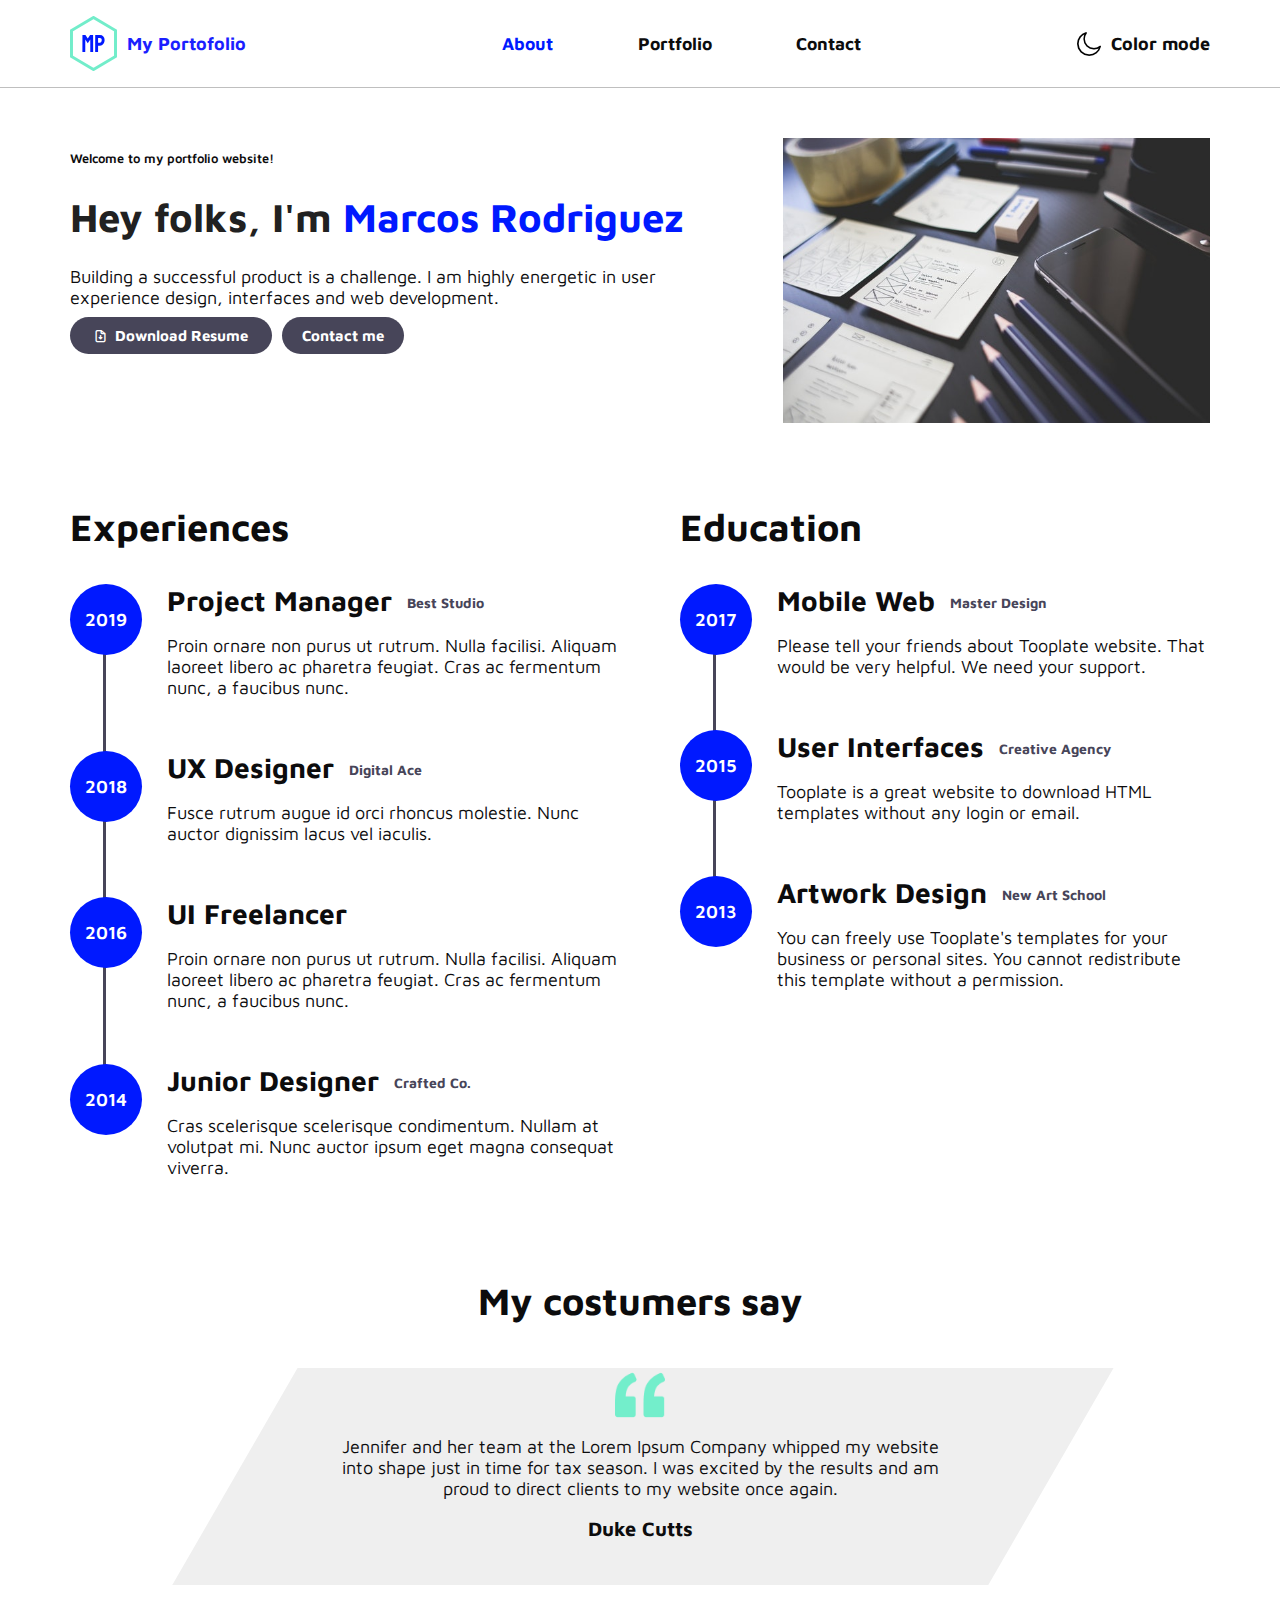
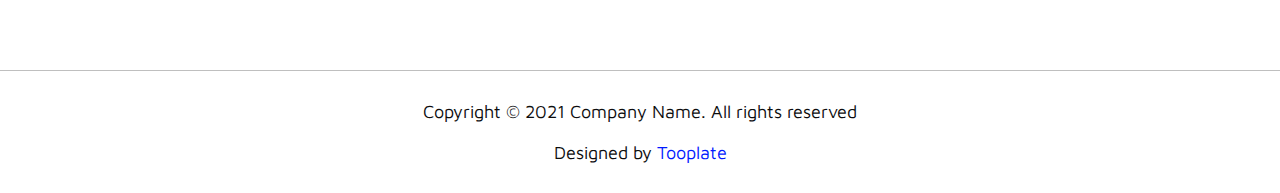
<file: index.html>
<!doctype html>
<html lang="en">
  <head>
    <meta charset="utf-8">
    <title>My Resume | Marcos Rodriguez Salvo</title>
    <meta name="viewport" content="width=device-width, initial-scale=1.0">
    <meta name="description" content="Marcos Rodriguez Resume with fictional information">
    <meta name="author" content="Marcos Rodríguez Salvo">
    <link rel="stylesheet" href="css/styles.css">
  </head>
  <body>
    <!-- <div class="color-mode"><a href="#" title="Color mode"><span>Color mode</span></a></div> -->
    <header>
      <div class="container">
        <div>
          <img src="images/logo.svg" alt="">
          <p>My Portofolio</p>
        </div>
        <nav>
          <ul>
            <li><a>About</a></li>
            <li><a href="portfolio.html">Portfolio</a></li>
            <li><a href="contact.html">Contact</a></li>
          </ul>
        </nav>
        <div>
          <img src="images/moon.png" alt="">
          <p>Color mode</p>
        </div>
      </div>
    </header>
    <main class="about">
      <div class="container">
        <section class="presentation">
          <p class="welcome">Welcome to my portfolio website!</p>
          <h1>Hey folks, I'm <span>Marcos Rodriguez</span></h1>
          <p>
            Building a successful product is a challenge. I am highly energetic in user experience design, interfaces and web development.
          </p>
          <div>
              <a href="files/cv.pdf" target="_blank" download="cv.pdf">
              Download Resume
              </a>
              <a href="contact.html">
              Contact me
              </a>
          </div>
        </section>
        <section  class="ux-designer">
          <img src="images/ux-designer.jpg" alt="Image of a designer writing desk">
        </section>
        <section class="experiences">
          <h2>Experiences</h2>
          <div class="line"></div>
          <div class="list-item">
            <div class="date">
              <p>2019</p>
            </div>
            <div class="info">
              <div class="title">
                <h3>
                  Project Manager
                </h3>
                <h4>
                  Best Studio
                </h4>
              </div>
              <p>
                Proin ornare non purus ut rutrum. Nulla facilisi. Aliquam laoreet libero ac pharetra feugiat. 
                Cras ac fermentum nunc, a faucibus nunc.
              </p>
            </div>
          </div>
          <div class="list-item">
            <div class="date">
              <p>2018</p>
            </div>
            <div class="info">
              <div class="title">
                <h3>
                  UX Designer
                </h3>
                <h4>
                  Digital Ace
                </h4>
              </div>
              <p>
                Fusce rutrum augue id orci rhoncus molestie. Nunc auctor dignissim lacus vel iaculis.
              </p>
            </div>
          </div>
          <div class="list-item">
            <div class="date">
              <p>2016</p>
            </div>
            <div class="info">
              <div class="title">
                <h3>
                  UI Freelancer
                </h3>
              </div>
              <p>
                Proin ornare non purus ut rutrum. Nulla facilisi. Aliquam laoreet libero ac pharetra feugiat. 
                Cras ac fermentum nunc, a faucibus nunc.
              </p>
            </div>
          </div>
          <div class="list-item">
            <div class="date">
              <p>2014</p>
            </div>
            <div class="info">
              <div class="title">
                <h3>
                  Junior Designer
                </h3>
                <h4>
                  Crafted Co.
                </h4>
              </div>
              <p>
                Cras scelerisque scelerisque condimentum. Nullam at volutpat mi. Nunc auctor ipsum eget magna consequat viverra.
              </p>
            </div>
          </div>
        </section>
        <section class="education">
          <h2>Education</h2>
          <div class="line"></div>
          <div class="list-item">
            <div class="date">
              <p>2017</p>
            </div>
            <div class="info">
              <div class="title">
                <h3>
                  Mobile Web
                </h3>
                <h4>
                  Master Design
                </h4>
              </div>
              <p>
                Please tell your friends about <a href="https://www.facebook.com/tooplate" 
                target="_blank" title="Free HTML CSS Templates including Bootstrap v4.0 responsive layouts">Tooplate</a> website. 
                That would be very helpful. We need your support.
              </p>
            </div>
          </div>
          <div class="list-item">
            <div class="date">
              <p>2015</p>
            </div>
            <div class="info">
              <div class="title">
                <h3>
                  User Interfaces
                </h3>
                <h4>
                  Creative Agency
                </h4>
              </div>
              <p>
                <a href="https://www.facebook.com/tooplate" 
        target="_blank" title="Free HTML CSS Templates including Bootstrap v4.0 responsive layouts">Tooplate</a> is a great website to download HTML templates without any login or email.
              </p>
            </div>
          </div>
          <div class="list-item">
            <div class="date">
              <p>2013</p>
            </div>
            <div class="info">
              <div class="title">
                <h3>
                  Artwork Design
                </h3>
                <h4>
                  New Art School
                </h4>
              </div>
              <p>
                You can freely use Tooplate's templates for your business or personal sites. You cannot redistribute this template without a permission.
              </p>
            </div>
          </div>
        </section>
        <section class="customers">
          <h2>My costumers say</h2>
          <blockquote>
            <p>
              Jennifer and her team at the Lorem Ipsum Company whipped my website into shape just in time for tax season. 
              I was excited by the results and am proud to direct clients to my website once again.
            </p>
            <cite>
              Duke Cutts
            </cite>
        </blockquote>
        </section>
      </div>
    </main>
    <footer>
      <p>
        Copyright © 2021 Company Name. All rights reserved
      </p>
      <p>
        Designed by <a href="https://www.facebook.com/tooplate" 
        target="_blank" title="Free HTML CSS Templates including Bootstrap v4.0 responsive layouts">Tooplate</a>
      </p>
    </footer>
    <script src="js/jquery-3.3.1.min.js"></script>
    <script src="js/custom.js"></script>
  </body>
</html>
</file>
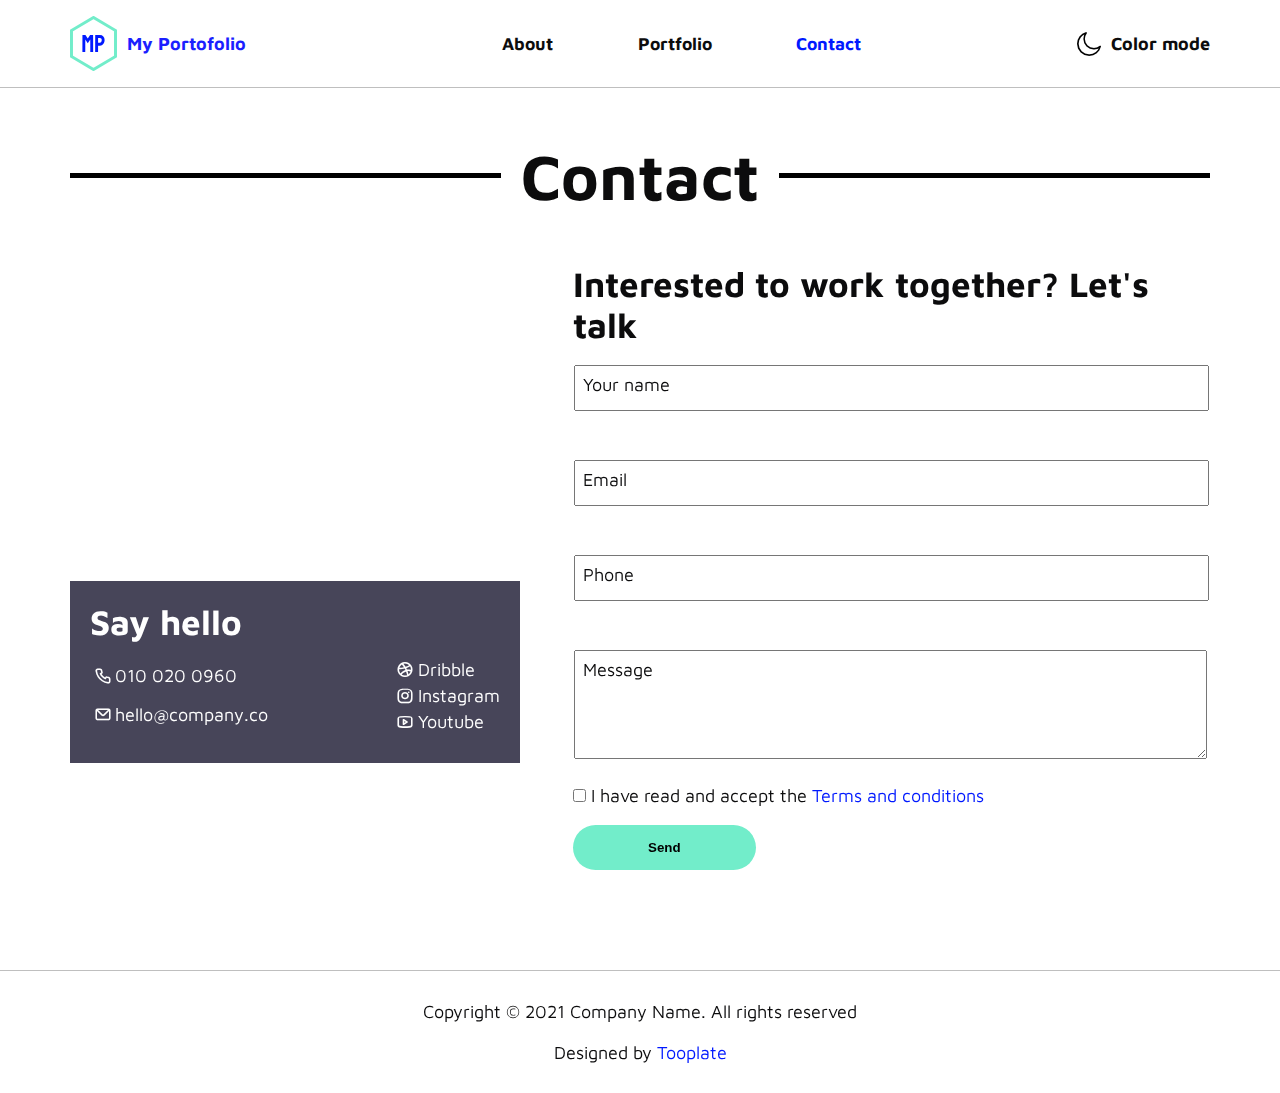
<file: contact.html>
<!doctype html>
<html lang="en">
  <head>
    <meta charset="utf-8">
    <title>My Contact Info | Marcos Rodriguez Salvo</title>
    <meta name="viewport" content="width=device-width, initial-scale=1.0">
    <meta name="description" content="Marcos Rodriguez Resume's contact section with fictional information">
    <meta name="author" content="Marcos Rodríguez Salvo">
    <link rel="stylesheet" href="css/styles.css">
  </head>
  <body>
    <!-- <div class="color-mode"><a href="#" title="Color mode"><span>Color mode</span></a></div> -->
    <header>
      <div class="container">
        <div>
          <img src="images/logo.svg" alt="">
          <p>My Portofolio</p>
        </div>
        <nav>
          <ul>
            <li><a href="index.html">About</a></li>
            <li><a href="portfolio.html">Portfolio</a></li>
            <li><a>Contact</a></li>
          </ul>
        </nav>
        <div>
          <img src="images/moon.png" alt="">
          <p>Color mode</p>
        </div>
      </div>
    </header>
    <main class="contact">
      <div class="container">
        <div class="title">
          <div>
            <div class="horizontal-line"></div>
          </div>
          <h1>Contact</h1>
          <div>
            <div class="horizontal-line"></div>
          </div>
        </div>
        <div class="content">
          <section class="contact-section">
            <iframe
              width="450"
              height="315"
              style="border:0"
              loading="lazy"
              allowfullscreen
              src="https://www.google.com/maps/embed?pb=!1m18!1m12!1m3!1d12088.558402180099!2d-73.99373482142036!3d40.75895421922642!2m3!1f0!2f0!3f0!3m2!1i1024!2i768!4f13.1!3m3!1m2!1s0x89c25855b8fb3083%3A0xa0f9aef176042a5c!2sTheater+District%2C+New+York%2C+NY%2C+USA!5e0!3m2!1sen!2smm!4v1549875377188 ">
            </iframe>
            <div class="iframe-footer">
              <h3>Say hello</h3>
              <div class="contact-info">
                <div class="direct">
                  <p><a href="tel:010-020-0960">010 020 0960</a></p>
                  <p><a href="mailto:hello@company.co">hello@company.co</a></p>
                </div>
                <div class="social">
                  <p><a href="https://dribbble.com/" target="_blank" title="Discover the world’s top designers & creatives">Dribble</a></p>
                  <p><a href="https://www.instagram.com/" target="_blank" title="Instagram home page">Instagram</a></p>
                  <p><a href="https://www.youtube.com/" target="_blank" title="YouTube home page">Youtube</a></p>
                </div>
              </div>
            </div>
          </section>
          <section class="form">
            <form>
              <h2>Interested to work together? Let's talk</h2>
              <p>
                <label for="name">Your name</label>
                <input type="text" required id="name" name="name" class="responsive-input">
              </p>
              <p>
                <label for="email">Email</label>
                <input type="email" required id="email" name="email" class="responsive-input">
              </p>
              <p>
                <label for="phone">Phone</label>
                <input type="tel" required id="phone" name="phone" class="responsive-input">
              </p>
              <p>
                <label for="message">Message</label>
                <textarea rows="6" required id="message" name="message"></textarea>
              </p>
              <p id="checkbox-container">
                <input type="checkbox" id="consent" required>  
                <label for="consent" id="checkbox-label">
                  I have read and accept the <a href="#">Terms and conditions</a>
                </label>
              </p>
              <button type="submit">Send</button>
            </form>
          </section>
        </div>
      </div>
    </main>
    <footer>
      <p>
        Copyright © 2021 Company Name. All rights reserved
      </p>
      <p>
        Designed by <a href="https://www.facebook.com/tooplate" target="_blank">Tooplate</a>
      </p>
    </footer>
    <script src="js/jquery-3.3.1.min.js"></script>
    <script src="js/custom.js"></script>
    <!-- Custom.js was not working while testing the form, so alum.js was implemented to try another aproach -->
    <script src="js/alumn.js"></script>
  </body>
</html>
</file>
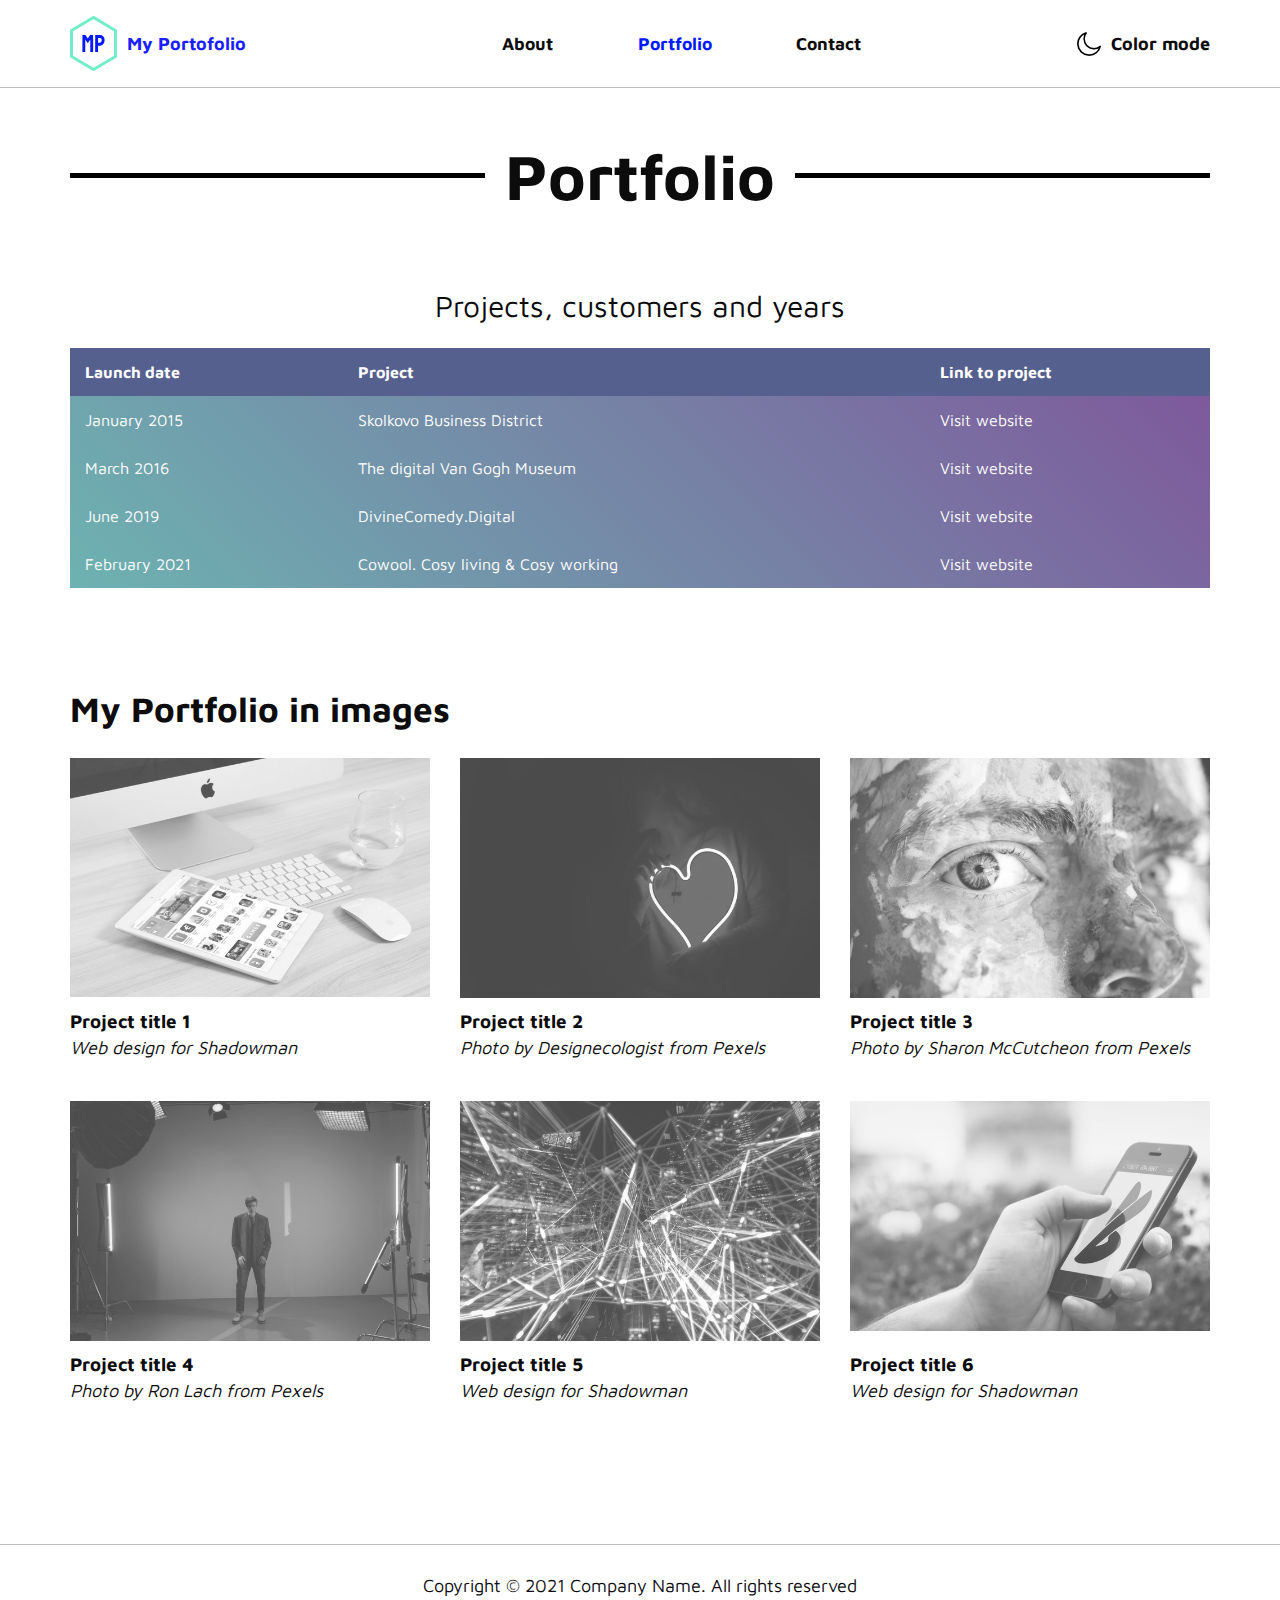
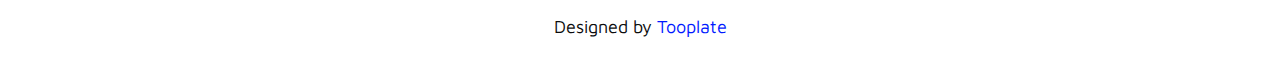
<file: portfolio.html>
<!doctype html>
<html lang="en">
  <head>
    <meta charset="utf-8">
    <title>My Portfolio | Marcos Rodriguez Salvo</title>
    <meta name="viewport" content="width=device-width, initial-scale=1.0">
    <meta name="description" content="Marcos Rodriguez Protofolio with fictional information">
    <meta name="author" content="Marcos Rodríguez Salvo">
    <link rel="stylesheet" href="css/styles.css">
  </head>
  <body>
    <!-- <div class="color-mode"><a href="#" title="Color mode"><span>Color mode</span></a></div> -->
    <header>
      <div class="container">
        <div>
          <img src="images/logo.svg" alt="">
          <p>My Portofolio</p>
        </div>
        <nav>
          <ul>
            <li><a href="index.html">About</a></li>
            <li><a>Portfolio</a></li>
            <li><a href="contact.html">Contact</a></li>
          </ul>
        </nav>
        <div>
          <img src="images/moon.png" alt="">
          <p>Color mode</p>
        </div>
      </div>
    </header>
    <main class="portfolio">
      <div class="container">
        <div class="title">
          <div>
            <div class="horizontal-line"></div>
          </div>
          <h1>Portfolio</h1>
          <div>
            <div class="horizontal-line"></div>
          </div>
        </div>
        <section>
          <table>
            <caption>
              Projects, customers and years
            </caption>
            <thead>
              <tr>
                <th scope="col">Launch date</th>
                <th scope="col">Project</th>
                <th scope="col">Link to project</th>
              </tr>
            </thead>
            <tbody>
              <tr>
                <td>January 2015</td>
                <td>Skolkovo Business District</td>
                <td><a href="https://skolkovoforbusiness.ru/en/features/#home" title="Top-of-the-line companies strive to find the right balance between professional tasks and personal interests that their staff has. The «Skolkovo Park» business district is the embodiment of this trend.">
                  Visit website</a></td>
              </tr>
              <tr>
                <td>March 2016</td>
                <td>The digital Van Gogh Museum</td>
                <td><a href="https://www.vangoghmuseum.nl/en/visit/enjoy-the-museum-from-home" title="Enjoy the Museum from Home  - Van Gogh Museum">Visit website</a></td>
              </tr>
              <tr>
                <td>June 2019</td>
                <td>DivineComedy.Digital</td>
                <td><a href="https://divinecomedy.digital/#/" title="A digital humanities project celebrating Dante Alighieri's Divine Comedy and its influence on the world's artistic and cultural heritage">Visit website</a></td>
              </tr>
              <tr>
                <td>February 2021</td>
                <td>Cowool. Cosy living & Cosy working</td>
                <td><a href="https://cowool.brig.ht/" title="Book your Coworking and Coliving space | Cowool">Visit website</a></td>
              </tr>
            </tbody>
          </table>
        </section>
        <section class="images">
          <h2>My Portfolio in images</h2>
          <div>
            <div>
              <div class="img-wrapper">
                <a href="#">
                  <img src="images/portfolio1.jpg" alt="iPad and Imac on a desk">
                </a>
              </div>
              <h3>Project title 1</h3>
              <p>Web design for Shadowman</p>
            </div>
            <div>
              <div class="img-wrapper">
                <a href="#">
                  <img src="images/portfolio2.jpg" alt="Person holding a glowing neon heart">
                </a>
              </div>
              <h3>Project title 2</h3>
              <p>Photo by Designecologist from Pexels</p>
            </div>
            <div>
              <div class="img-wrapper">
                <a href="#">
                  <img src="images/portfolio3.jpg" alt="Girl looking at the camera with her face completely painted of random colors">
                </a>
              </div>
              <h3>Project title 3</h3>
              <p>Photo by Sharon McCutcheon from Pexels</p>
            </div>
            <div>
              <div class="img-wrapper">
                <a href="#">
                  <img src="images/portfolio4.jpg" alt="Man posing in a photo shoot">
                </a>
              </div>
              <h3>Project title 4</h3>
              <p>Photo by Ron Lach from Pexels</p>
            </div>
            <div>
              <div class="img-wrapper">
                <a href="#">
                  <img src="images/portfolio5.jpg" alt="Abstract light lines connecting business buildings in the night">
                </a>
              </div>
              <h3>Project title 5</h3>
              <p>Web design for Shadowman</p>
            </div>
            <div>
              <div class="img-wrapper">
                <a href="#">
                  <img src="images/portfolio6.jpg" alt="Hand holding an iPhone with a logo on the screen">
                </a>
              </div>
              <h3>Project title 6</h3>
              <p>Web design for Shadowman</p>
            </div>
          </div>
        </section>
      </div>
    </main>
    <footer>
      <p>
        Copyright © 2021 Company Name. All rights reserved
      </p>
      <p>
        Designed by <a href="https://www.facebook.com/tooplate" 
        target="_blank" title="Free HTML CSS Templates including Bootstrap v4.0 responsive layouts">Tooplate</a>
      </p>
    </footer>
    <script src="js/jquery-3.3.1.min.js"></script>
    <script src="js/custom.js"></script>
  </body>
</html>
</file>
<file: css/styles.css>
/* Importing Maven Pro font from google fonts */
@import url('https://fonts.googleapis.com/css2?family=Maven+Pro:wght@400;500;600;700;800;900&display=swap');

@font-face {
  font-family: 'unicons';
  src: url('../font/unicons.eot?42479262');
  src: url('../font/unicons.eot?42479262#iefix') format('embedded-opentype'),
       url('../font/unicons.woff2?42479262') format('woff2'),
       url('../font/unicons.woff?42479262') format('woff'),
       url('../font/unicons.ttf?42479262') format('truetype'),
       url('../font/unicons.svg?42479262#unicons') format('svg');
  font-weight: normal;
  font-style: normal;
}
/* Chrome hack: SVG is rendered more smooth in Windozze. 100% magic, uncomment if you need it. */
/* Note, that will break hinting! In other OS-es font will be not as sharp as it could be */
/*
@media screen and (-webkit-min-device-pixel-ratio:0) {
  @font-face {
    font-family: 'unicons';
    src: url('../font/unicons.svg?42479262#unicons') format('svg');
  }
}
*/
 
.contact .contact-info p::before,
.presentation a:first-child::before {
  font-family: "unicons";
  font-style: normal;
  font-weight: normal;
  speak: none;
 
  display: inline-block;
  text-decoration: inherit;
  width: 1em;
  margin-right: .2em;
  text-align: center;

  /* For safety - reset parent styles, that can break glyph codes*/
  font-variant: normal;
  text-transform: none;
 
  /* fix buttons height, for twitter bootstrap */
  line-height: 1em;
 
  /* Animation center compensation - margins should be symmetric */
  /* remove if not needed */
  margin-left: .2em;
 
  /* you can be more comfortable with increased icons size */
  /* font-size: 120%; */
 
  /* Font smoothing. That was taken from TWBS */
  -webkit-font-smoothing: antialiased;
  -moz-osx-font-smoothing: grayscale;
 
  /* Uncomment for 3D effect */
  /* text-shadow: 1px 1px 1px rgba(127, 127, 127, 0.3); */
}

/*  moon / luna / lluna: content: '\ea9f';
    sun / sol / sol:  content: '\eb65';
    phone / teléfono / telèfon: content: '\eaca';
    envelope-email / sobre-email / sobre-emial:  content: '\e992';
    dribbble:  content: '\e96e';
    instagram:  content: '\ea3a';
    youtube: content: '\ebe8';
    pdf: content: '\e9b8';
*/

/*
.dark-mode {
  background: #0c0c0d;
  color: white;
}*/

/* GENERAL STYLES */

body {
  margin: 0;
  color:  #0c0c0d;
  font-family: 'Maven Pro', sans-serif;
}

.container {
  max-width: 1140px;
  margin: 0 auto;
}

main {
  margin: 0 50px;
}

p {
  font-size: 18px;
}

/* header */

header {
  font-weight: bold;
  border-bottom: 1px solid rgba(128, 128, 128, 0.5);
  padding: 15px 10px;
  font-size: 1.1rem;
}

header .container,
header div {
  display: flex;
  justify-content: space-between;
  align-items: center;
}

header img {
  margin-right: 10px;
}

nav {
  width: 35%;
}

nav ul {
  display: flex;
  list-style: none;
  justify-content: space-between;
}

header a:not(a[href]),
header a:hover {
  color: #0019ff;
}

header a {
  color: #0c0c0d;
  text-decoration: none;
}

header .container div:first-child {
  font-size: 1.5rem;
  color: #1b1fff;
}

/* footer */

footer {
  display: flex;
  flex-direction: column;
  justify-content: center;
  align-items: center;
  padding: 20px 0;
  border-top: 1px solid rgba(128, 128, 128, 0.5);
}

footer p {
  margin: 10px 0;
}

footer a {
  color:  #0019ff;
  text-decoration: none;
}

footer a:hover {
  text-decoration: underline;
}


/* 'ABOUT' PAGE MAIN */

.about .container {
  display: grid;
  grid-template-columns: repeat(12, 1fr);
  padding: 50px 0;
  row-gap: 50px;
}

.about h1 {
  font-size: 40px;
  color: #212121;
}

.about h2 {
  font-size: 38px;
}

.about h3 {
  font-size: 28px;
}

.presentation {
  grid-column: 1 / 8;
}

.presentation a {
  padding: 10px 20px;
  border-radius: 25px;
  background-color: #474559;
  color: white;
  font-weight: bold;
  font-size: 15px;
  text-decoration: none;
}

.presentation a:first-child {
  margin-right: 10px;
  width: fit-content;
}

.presentation a:first-child:before {
  content: '\e9b8';
}

.presentation a:hover {
  cursor: pointer;
  background: #0019ff;
}

.presentation p:first-child {
  font-size: 0.8rem;
  font-weight: 600;
}

.presentation h1 span {
  color: #0019ff;
}

.ux-designer {
  grid-column: 8 / 13;
}

.ux-designer img {
  width: 90%;
  float: right;
}

.experiences {
  grid-column: 1 / 7;
  padding-right: 20px;
  position: relative;
}

.line {
  width: 3px;
  height: 70%;
  top: 150px;
  left: 33px;
  background-color: #474559;
  position: absolute;
  z-index: -1;
}

.list-item {
  display: flex;
  align-items: start;
}

.list-item:nth-child(n+2) {
  margin-top: 35px;
}

.list-item h2,
.list-item h3,
.list-item h4 {
  margin-top: 0;
}

.list-item .title {
  display: flex;
  align-items: center;
}

.list-item .title h3 {
  margin-right: 15px;
  margin-bottom: 0;
}

.list-item .title h4 {
  color: #474559;
  font-size: 14px;
  margin-bottom: 0;
  position: relative;
  top: 2px;
}

.date {
  background-color: #0019ff;
  padding: 15px;
  border-radius: 50%;
  color: white;
 font-weight: 600;
  margin-right: 25px;
}

.date p {
  margin: 10px 0;
}

.list-item a {
  color: unset;
  text-decoration: none;
}

.list-item span {
  color: #0019ff;
}

.education {
  grid-column: 7 / 13;
  padding-left: 40px;
  position: relative;
}

.education .line {
  left: 73px;
  height: 40%;
}

.customers {
  grid-column: 3 / 11;
  display: flex;
  flex-direction: column;
  align-items: center;
  position: relative;
  margin-bottom: 35px;
}

.customers h2 {
  margin-bottom: 25px;
}

blockquote {
  text-align: center;
  background: url(../images/left-quote.png) no-repeat center 2px/50px;
  padding: 50px 25px 25px 25px;
  position: relative;
  font-size: 20px;
}

blockquote cite {
  font-style: normal;
  font-weight: bold;
}

blockquote::before {
  content: "";
  background-color: #efefef;
  transform: skew(-30deg);
  width: 120%;
  height: 110%;
  position: absolute;
  bottom: -20px;
  left: -65px;
  z-index: -1;
}


/* PORTFOLIO PAGE MAIN */

.portfolio {
  margin: 50px 0;
}

.portfolio .title,
.contact .title {
  display: grid;
  grid-template-columns: 1fr auto 1fr;
  margin: 50px 0;
}

.portfolio .title h1,
.contact .title h1 {
  margin: 0 20px;
  font-size: 64px;
}


.horizontal-line {
  height: 5px;
  width: 100%;
  background-color: black;
}

.portfolio .title > *,
.contact .title > * {
  display: flex;
  align-items: center;
}

table {
  width: 100%;
  border-collapse: collapse;
}

table *:not(caption) {
  color: white;
  text-decoration: none;
}

caption {
  padding: 25px 0;
  font-size: 30px;
}

tr > :is(th, td) {
  padding: 15px;
  cursor: default;
}

th {
  text-align: start;
}

thead {
  background-color: #55608f;
}

tbody {
  background: linear-gradient(45deg, #6DB2B1, #7E599C);
}

tbody tr:hover {
  background-color: rgba(255, 255, 255, 0.3);
}

table a:hover {
  text-decoration: underline;
}

h2 {
  font-size: 35px;
}

.images {
  margin: 100px 0;
}

.images > div {
  display: flex;
  flex-wrap: wrap;
}

.images > div > div {
  width: calc((100% - 60px) / 3);
  margin: 0 15px 25px 15px;
  overflow: hidden;
}

.images > div > div:nth-child(3n+1) {
  margin-left: 0;
}
.images > div > div:nth-child(3n+3) {
  margin-right: 0;
}

.img-wrapper {
  width: 100%;
  height: 242px;
  overflow: hidden;
}

.images > div > div > div  img {
  width: 100%;
  object-fit: contain;
  opacity: 70%;
  filter: grayscale(100%);
  transition: all 1s;
}

.images > div > div img:hover {
  cursor: pointer;
  opacity: 100%;
  filter: none;
  transform: scale(1.2);
}


h3 {
  margin: 10px 0 5px 0;
}

.images > div > div p {
  margin-top: 0;
  font-style: italic;
}

/* CONTACT PAGE MAIN */


.contact {
  margin-bottom: 100px;
}

.content {
  display: flex;
  justify-content: space-between;
}

.iframe-footer {
  background-color: #474559;
  color: white;
  padding: 20px;
}

iframe,
iframe * {
  margin: 0;
  padding: 0;
  border: 0;
}

.contact h3 {
  margin-top: 0;
  font-size: 35px;
}

.contact-info {
  display: flex;
  justify-content: space-between;
}

.contact-info a:hover {
  color: #72edca;
}

.direct p:first-child::before {
  content: '\eaca';
}

.direct p:nth-child(2)::before {
  content: '\e992';
}

.social p:first-child::before {
  content: '\e96e';
}

.social p:nth-child(2)::before {
  content: '\ea3a';
}

.social p:nth-child(3)::before {
  content: '\ebe8';
}

.social p {
  margin: 5px 0;
}

.social p:first-child {
  margin-top: 12px;
}

.contact a {
  color: white;
  text-decoration: none;
}

.form {
  width: 55%;
  margin: 0 10px;
}

input:not(input[type="checkbox"]),
textarea {
  width: 100%;
  position: relative;
  bottom: 35px;
  left: 1px;
}

input:not(input[type="checkbox"]) {
  height: 40px;
}

label:not(#checkbox-label) {
  position: relative;
  left: 10px;
  z-index: 1;
  transition: all 1s 5ms;
}

p:nth-child(1n + 2) input,
textarea {
  margin: 5px 0;
}

form p:nth-child(5) {
  height: 85px;
}

#checkbox-container {
  margin-top: 40px;
}

.contact label a {
  color: #0019ff;
}

.contact h2 {
  margin-top: 0;
}

.is-focused label {
  bottom: 12px;
  left: 5px !important;
  font-size: 15px;
}

textarea {
  padding-top: 15px
}

input:focus ,
textarea:focus {
  outline: none;
  border: 2px solid #0019ff;
  border-radius: 5px;
}

.contact button {
  border: none;
  padding: 15px 75px;
  font-weight: bold;
  background-color: #72edca;
  border-radius: 25px;
}

.contact button:hover {
  background-color: #0019ff;
  cursor: pointer;
  color: white;
}

label a:hover {
  text-decoration: underline;
}
</file>
